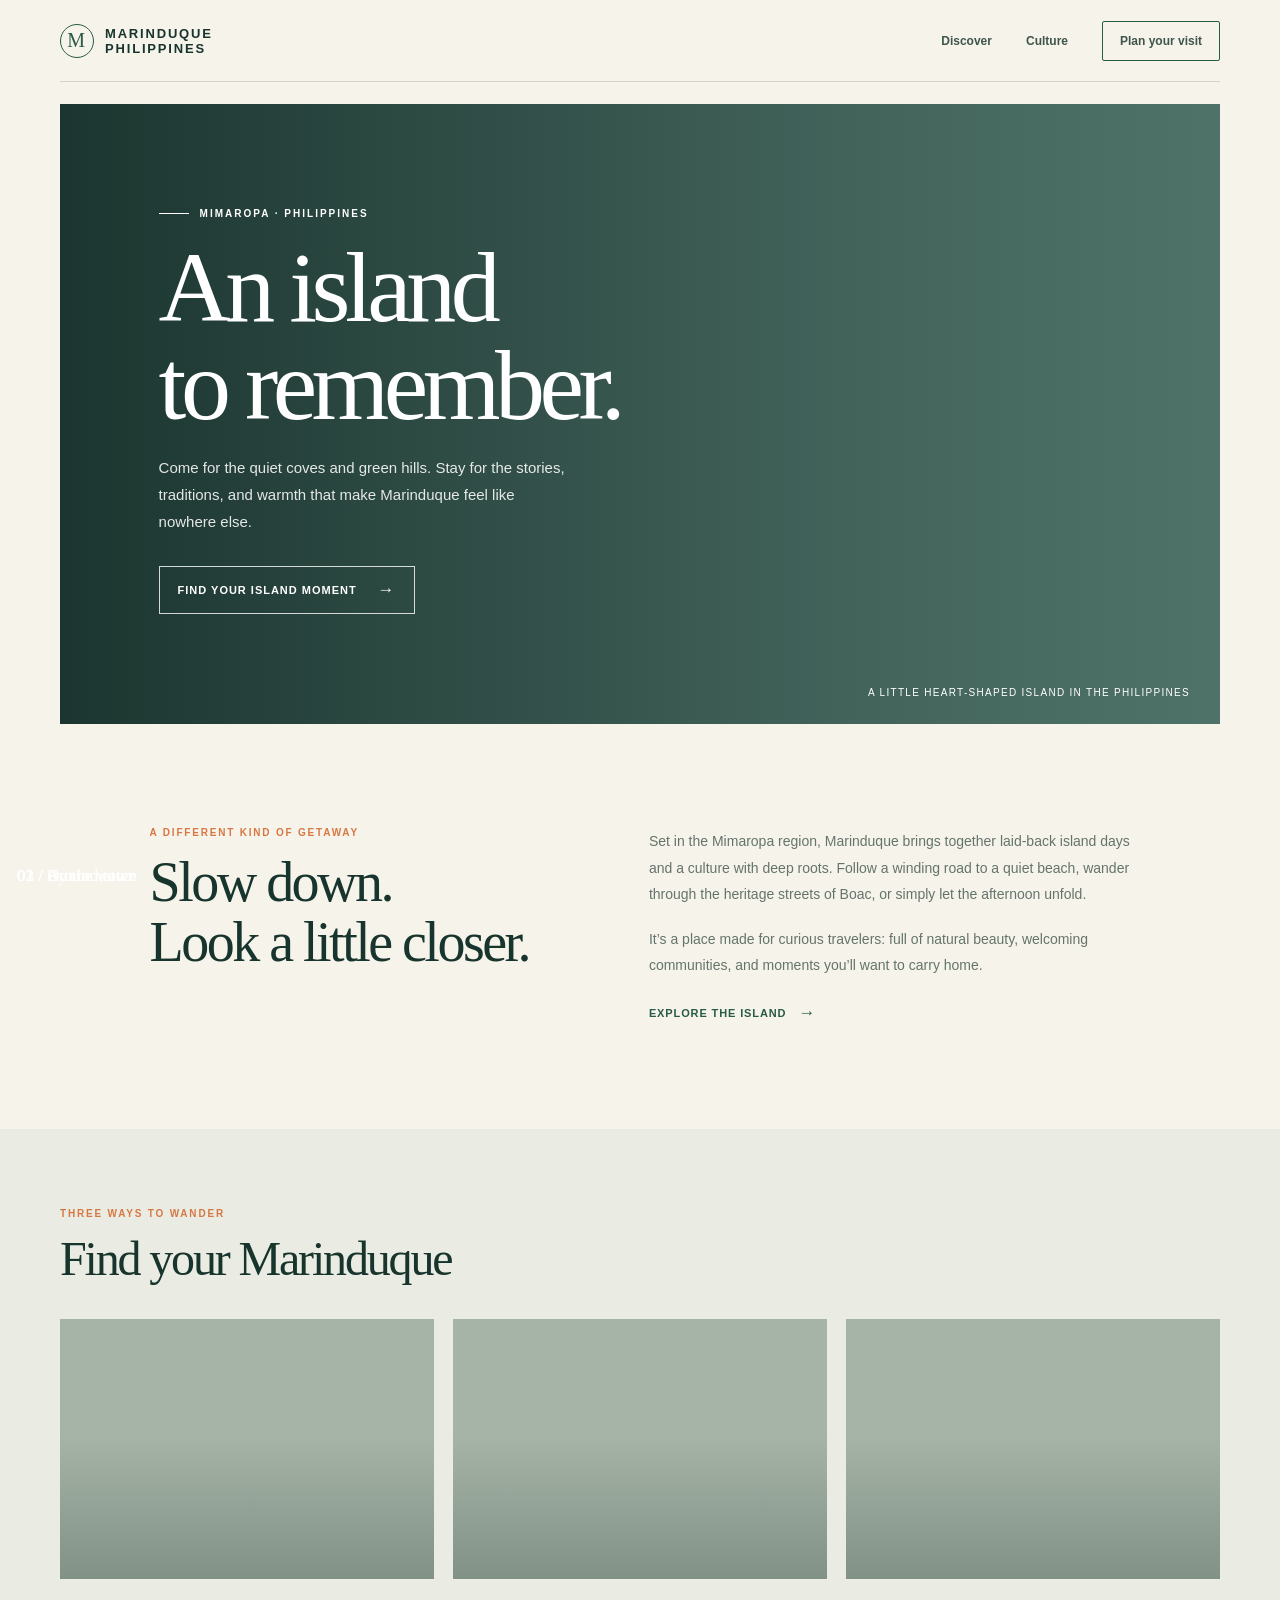
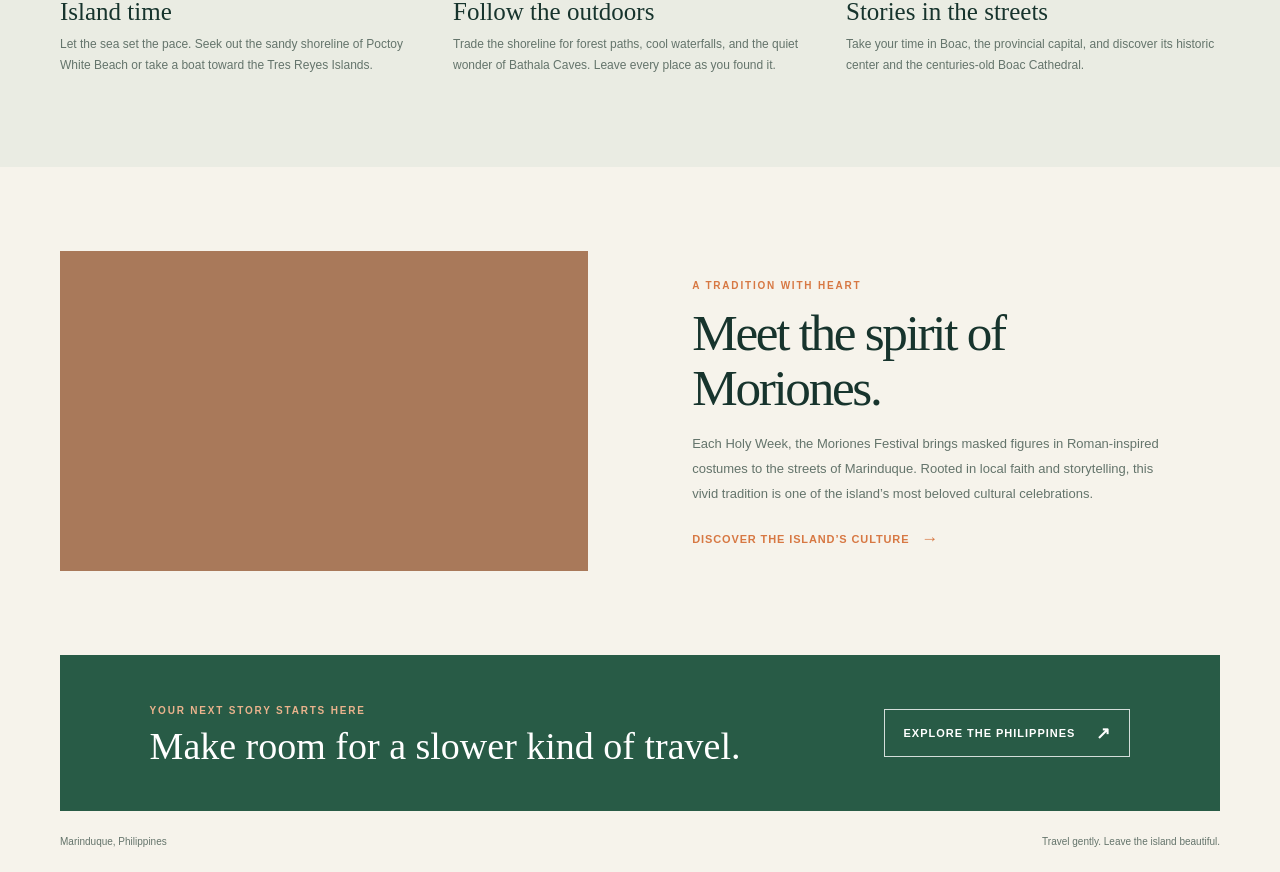
<file: task-2-baseline/index.html>
<!DOCTYPE html>
<html lang="en">
<head>
  <meta charset="UTF-8">
  <meta name="viewport" content="width=device-width, initial-scale=1.0">
  <meta name="theme-color" content="#f6f3eb">
  <meta name="description" content="Discover the island landscapes, living traditions, and warm hospitality of Marinduque, Philippines.">
  <title>Marinduque — An Island to Remember</title>
  <style>
    :root {
      color-scheme: light;
      --ink: #17342d;
      --muted: #64746b;
      --paper: #f6f3eb;
      --green: #285b46;
      --orange: #d77843;
      --line: rgba(23, 52, 45, .16);
      --serif: Georgia, "Times New Roman", serif;
      --sans: "Trebuchet MS", Arial, sans-serif;
    }

    * { box-sizing: border-box; }
    html { scroll-behavior: smooth; }
    body {
      margin: 0;
      color: var(--ink);
      background: var(--paper);
      font-family: var(--sans);
      -webkit-font-smoothing: antialiased;
    }
    a { color: inherit; }
    .wrap { width: min(1160px, calc(100% - 56px)); margin: 0 auto; }

    .topbar {
      height: 82px;
      display: flex;
      align-items: center;
      justify-content: space-between;
      border-bottom: 1px solid var(--line);
    }
    .brand {
      display: inline-flex;
      align-items: center;
      gap: 11px;
      text-decoration: none;
      font-size: 13px;
      font-weight: 800;
      letter-spacing: .14em;
      text-transform: uppercase;
    }
    .brand-mark {
      display: grid;
      width: 34px;
      height: 34px;
      place-items: center;
      border: 1px solid var(--green);
      border-radius: 50%;
      color: var(--green);
      font-family: var(--serif);
      font-size: 20px;
      font-weight: 400;
    }
    nav { display: flex; align-items: center; gap: 34px; }
    nav a {
      text-decoration: none;
      font-size: 12px;
      font-weight: 700;
      color: #3f554b;
    }
    nav a:hover, nav a:focus-visible { color: var(--orange); }
    .nav-cta {
      padding: 12px 17px;
      border: 1px solid var(--green);
      border-radius: 2px;
    }

    .hero {
      position: relative;
      display: grid;
      min-height: 620px;
      align-items: center;
      overflow: hidden;
      margin-top: 22px;
      background: #52776d url("https://images.unsplash.com/photo-1500375592092-40eb2168fd21?auto=format&fit=crop&w=2000&q=85") center 54% / cover;
      color: white;
    }
    .hero::before {
      position: absolute;
      inset: 0;
      content: "";
      background: linear-gradient(90deg, rgba(12, 34, 30, .78), rgba(12, 34, 30, .24) 67%, rgba(12, 34, 30, .05));
    }
    .hero-content { position: relative; z-index: 1; max-width: 690px; padding: 64px 0 70px 8.5%; }
    .eyebrow {
      display: flex;
      align-items: center;
      gap: 11px;
      margin: 0 0 20px;
      font-size: 10px;
      font-weight: 800;
      letter-spacing: .2em;
      text-transform: uppercase;
    }
    .eyebrow::before { width: 30px; height: 1px; background: currentColor; content: ""; }
    h1, h2, h3, p { margin-top: 0; }
    h1 {
      max-width: 630px;
      margin-bottom: 19px;
      font-family: var(--serif);
      font-size: clamp(55px, 8vw, 100px);
      font-weight: 400;
      letter-spacing: -.055em;
      line-height: .98;
    }
    .hero-copy { max-width: 410px; margin-bottom: 31px; color: rgba(255,255,255,.88); font-size: 15px; line-height: 1.8; }
    .button {
      display: inline-flex;
      min-height: 48px;
      align-items: center;
      gap: 21px;
      padding: 0 18px;
      border: 1px solid rgba(255,255,255,.8);
      text-decoration: none;
      font-size: 11px;
      font-weight: 800;
      letter-spacing: .09em;
      text-transform: uppercase;
      transition: background .2s, color .2s;
    }
    .button:hover, .button:focus-visible { background: white; color: var(--ink); }
    .button span { font-size: 17px; }
    .hero-note {
      position: absolute;
      right: 30px;
      bottom: 26px;
      z-index: 1;
      font-size: 10px;
      letter-spacing: .13em;
      text-transform: uppercase;
    }

    .intro {
      display: grid;
      grid-template-columns: 1fr 1.2fr;
      gap: 10%;
      align-items: start;
      padding: 96px 7% 100px;
    }
    .section-kicker {
      margin: 7px 0 14px;
      color: var(--orange);
      font-size: 10px;
      font-weight: 800;
      letter-spacing: .18em;
      text-transform: uppercase;
    }
    .intro h2, .section-heading h2, .culture h2 {
      margin-bottom: 0;
      font-family: var(--serif);
      font-size: clamp(36px, 4.5vw, 56px);
      font-weight: 400;
      letter-spacing: -.045em;
      line-height: 1.08;
    }
    .intro-copy { max-width: 510px; padding-top: 8px; color: var(--muted); font-size: 14px; line-height: 1.9; }
    .intro-copy p { margin-bottom: 18px; }
    .text-link {
      display: inline-flex;
      align-items: center;
      gap: 12px;
      color: var(--green);
      font-size: 11px;
      font-weight: 800;
      letter-spacing: .08em;
      text-decoration: none;
      text-transform: uppercase;
    }
    .text-link span { font-size: 17px; transition: transform .2s; }
    .text-link:hover span { transform: translateX(4px); }

    .places { padding: 79px 0 91px; background: #eaece3; }
    .section-heading { display: flex; justify-content: space-between; align-items: end; margin-bottom: 34px; }
    .section-heading .section-kicker { margin-top: 0; }
    .section-heading h2 { font-size: clamp(34px, 4vw, 48px); }
    .place-grid { display: grid; grid-template-columns: repeat(3, 1fr); gap: 19px; }
    .place-card { min-width: 0; }
    .place-image {
      position: relative;
      height: 260px;
      overflow: hidden;
      background-color: #a6b4a7;
      background-position: center;
      background-size: cover;
    }
    .place-image::after { position: absolute; inset: 0; content: ""; background: linear-gradient(0deg, rgba(13, 35, 30, .24), transparent 55%); }
    .image-one { background-image: url("https://images.unsplash.com/photo-1507525428034-b723cf961d3e?auto=format&fit=crop&w=900&q=80"); }
    .image-two { background-image: url("https://images.unsplash.com/photo-1518509562904-e7ef99cdcc86?auto=format&fit=crop&w=900&q=80"); }
    .image-three { background-image: url("https://images.unsplash.com/photo-1501785888041-af3ef285b470?auto=format&fit=crop&w=900&q=80"); }
    .place-number { position: absolute; bottom: 14px; left: 17px; z-index: 1; color: white; font-family: var(--serif); font-size: 17px; }
    .place-card h3 { margin: 19px 0 8px; font-family: var(--serif); font-size: 25px; font-weight: 400; }
    .place-card p { margin-bottom: 0; color: var(--muted); font-size: 12px; line-height: 1.75; }

    .culture {
      display: grid;
      min-height: 460px;
      grid-template-columns: 1fr 1fr;
      align-items: center;
      gap: 9%;
      padding-top: 84px;
      padding-bottom: 84px;
    }
    .culture-image {
      min-height: 320px;
      background: #a9795a url("https://images.unsplash.com/photo-1492684223066-81342ee5ff30?auto=format&fit=crop&w=1100&q=80") center / cover;
    }
    .culture h2 { max-width: 480px; margin-bottom: 17px; font-size: clamp(37px, 4vw, 52px); }
    .culture-copy { max-width: 470px; margin-bottom: 23px; color: var(--muted); font-size: 13px; line-height: 1.9; }
    .culture .text-link { color: var(--orange); }

    .visit {
      display: flex;
      align-items: center;
      justify-content: space-between;
      gap: 32px;
      padding: 43px 7%;
      background: var(--green);
      color: white;
    }
    .visit .section-kicker { margin-bottom: 8px; color: #eab38d; }
    .visit h2 { margin-bottom: 0; font-family: var(--serif); font-size: clamp(27px, 3vw, 38px); font-weight: 400; }
    .visit .button { flex: 0 0 auto; }
    footer { padding: 25px 0; color: var(--muted); font-size: 10px; }
    .footer-inner { display: flex; justify-content: space-between; gap: 20px; }

    :focus-visible { outline: 2px solid var(--orange); outline-offset: 4px; }
    @media (max-width: 760px) {
      .wrap { width: min(100% - 36px, 600px); }
      .topbar { height: 69px; }
      nav { gap: 15px; }
      nav a { font-size: 10px; }
      nav a:nth-child(2) { display: none; }
      .nav-cta { padding: 10px 11px; }
      .hero { min-height: 550px; margin-top: 13px; background-position: 58% center; }
      .hero-content { padding: 55px 25px; }
      .hero-note { right: 17px; bottom: 17px; font-size: 8px; }
      .intro { grid-template-columns: 1fr; gap: 22px; padding: 70px 4%; }
      .places { padding: 65px 0; }
      .section-heading { align-items: start; gap: 12px; flex-direction: column; }
      .place-grid { grid-template-columns: 1fr; gap: 30px; }
      .place-image { height: 280px; }
      .culture { grid-template-columns: 1fr; gap: 30px; padding-top: 65px; padding-bottom: 65px; }
      .culture-image { min-height: 270px; }
      .visit { align-items: start; flex-direction: column; padding: 34px 25px; }
    }
    @media (max-width: 420px) {
      .brand { gap: 8px; font-size: 10px; }
      .brand-mark { width: 30px; height: 30px; }
      nav { gap: 11px; }
      nav a { font-size: 9px; }
      .hero { min-height: 500px; }
    }
    @media (prefers-reduced-motion: reduce) {
      html { scroll-behavior: auto; }
      *, *::before, *::after { transition-duration: .01ms !important; }
    }
  </style>
</head>
<body>
  <header class="wrap topbar">
    <a class="brand" href="#home" aria-label="Marinduque home">
      <span class="brand-mark" aria-hidden="true">M</span>
      <span>Marinduque<br>Philippines</span>
    </a>
    <nav aria-label="Main navigation">
      <a href="#discover">Discover</a>
      <a href="#culture">Culture</a>
      <a class="nav-cta" href="#visit">Plan your visit</a>
    </nav>
  </header>

  <main>
    <section class="wrap hero" id="home" aria-labelledby="hero-title">
      <div class="hero-content">
        <p class="eyebrow">Mimaropa · Philippines</p>
        <h1 id="hero-title">An island<br>to remember.</h1>
        <p class="hero-copy">Come for the quiet coves and green hills. Stay for the stories, traditions, and warmth that make Marinduque feel like nowhere else.</p>
        <a class="button" href="#discover">Find your island moment <span aria-hidden="true">→</span></a>
      </div>
      <span class="hero-note">A little heart-shaped island in the Philippines</span>
    </section>

    <section class="wrap intro" id="discover">
      <div>
        <p class="section-kicker">A different kind of getaway</p>
        <h2>Slow down.<br>Look a little closer.</h2>
      </div>
      <div class="intro-copy">
        <p>Set in the Mimaropa region, Marinduque brings together laid-back island days and a culture with deep roots. Follow a winding road to a quiet beach, wander through the heritage streets of Boac, or simply let the afternoon unfold.</p>
        <p>It’s a place made for curious travelers: full of natural beauty, welcoming communities, and moments you’ll want to carry home.</p>
        <a class="text-link" href="#places">Explore the island <span aria-hidden="true">→</span></a>
      </div>
    </section>

    <section class="places" id="places">
      <div class="wrap">
        <div class="section-heading">
          <div>
            <p class="section-kicker">Three ways to wander</p>
            <h2>Find your Marinduque</h2>
          </div>
        </div>
        <div class="place-grid">
          <article class="place-card">
            <div class="place-image image-one" role="img" aria-label="Sunlit tropical beach"></div>
            <span class="place-number">01 / By the water</span>
            <h3>Island time</h3>
            <p>Let the sea set the pace. Seek out the sandy shoreline of Poctoy White Beach or take a boat toward the Tres Reyes Islands.</p>
          </article>
          <article class="place-card">
            <div class="place-image image-two" role="img" aria-label="Green island landscape by the sea"></div>
            <span class="place-number">02 / Out in nature</span>
            <h3>Follow the outdoors</h3>
            <p>Trade the shoreline for forest paths, cool waterfalls, and the quiet wonder of Bathala Caves. Leave every place as you found it.</p>
          </article>
          <article class="place-card">
            <div class="place-image image-three" role="img" aria-label="Mountain landscape at golden hour"></div>
            <span class="place-number">03 / Around town</span>
            <h3>Stories in the streets</h3>
            <p>Take your time in Boac, the provincial capital, and discover its historic center and the centuries-old Boac Cathedral.</p>
          </article>
        </div>
      </div>
    </section>

    <section class="wrap culture" id="culture">
      <div class="culture-image" role="img" aria-label="Festival crowd gathered for a celebration"></div>
      <div>
        <p class="section-kicker">A tradition with heart</p>
        <h2>Meet the spirit of Moriones.</h2>
        <p class="culture-copy">Each Holy Week, the Moriones Festival brings masked figures in Roman-inspired costumes to the streets of Marinduque. Rooted in local faith and storytelling, this vivid tradition is one of the island’s most beloved cultural celebrations.</p>
        <a class="text-link" href="#visit">Discover the island’s culture <span aria-hidden="true">→</span></a>
      </div>
    </section>

    <section class="wrap visit" id="visit">
      <div>
        <p class="section-kicker">Your next story starts here</p>
        <h2>Make room for a slower kind of travel.</h2>
      </div>
      <a class="button" href="https://philippines.travel/" target="_blank" rel="noopener noreferrer">Explore the Philippines <span aria-hidden="true">↗</span></a>
    </section>
  </main>

  <footer class="wrap">
    <div class="footer-inner">
      <span>Marinduque, Philippines</span>
      <span>Travel gently. Leave the island beautiful.</span>
    </div>
  </footer>
</body>
</html>
</file>
